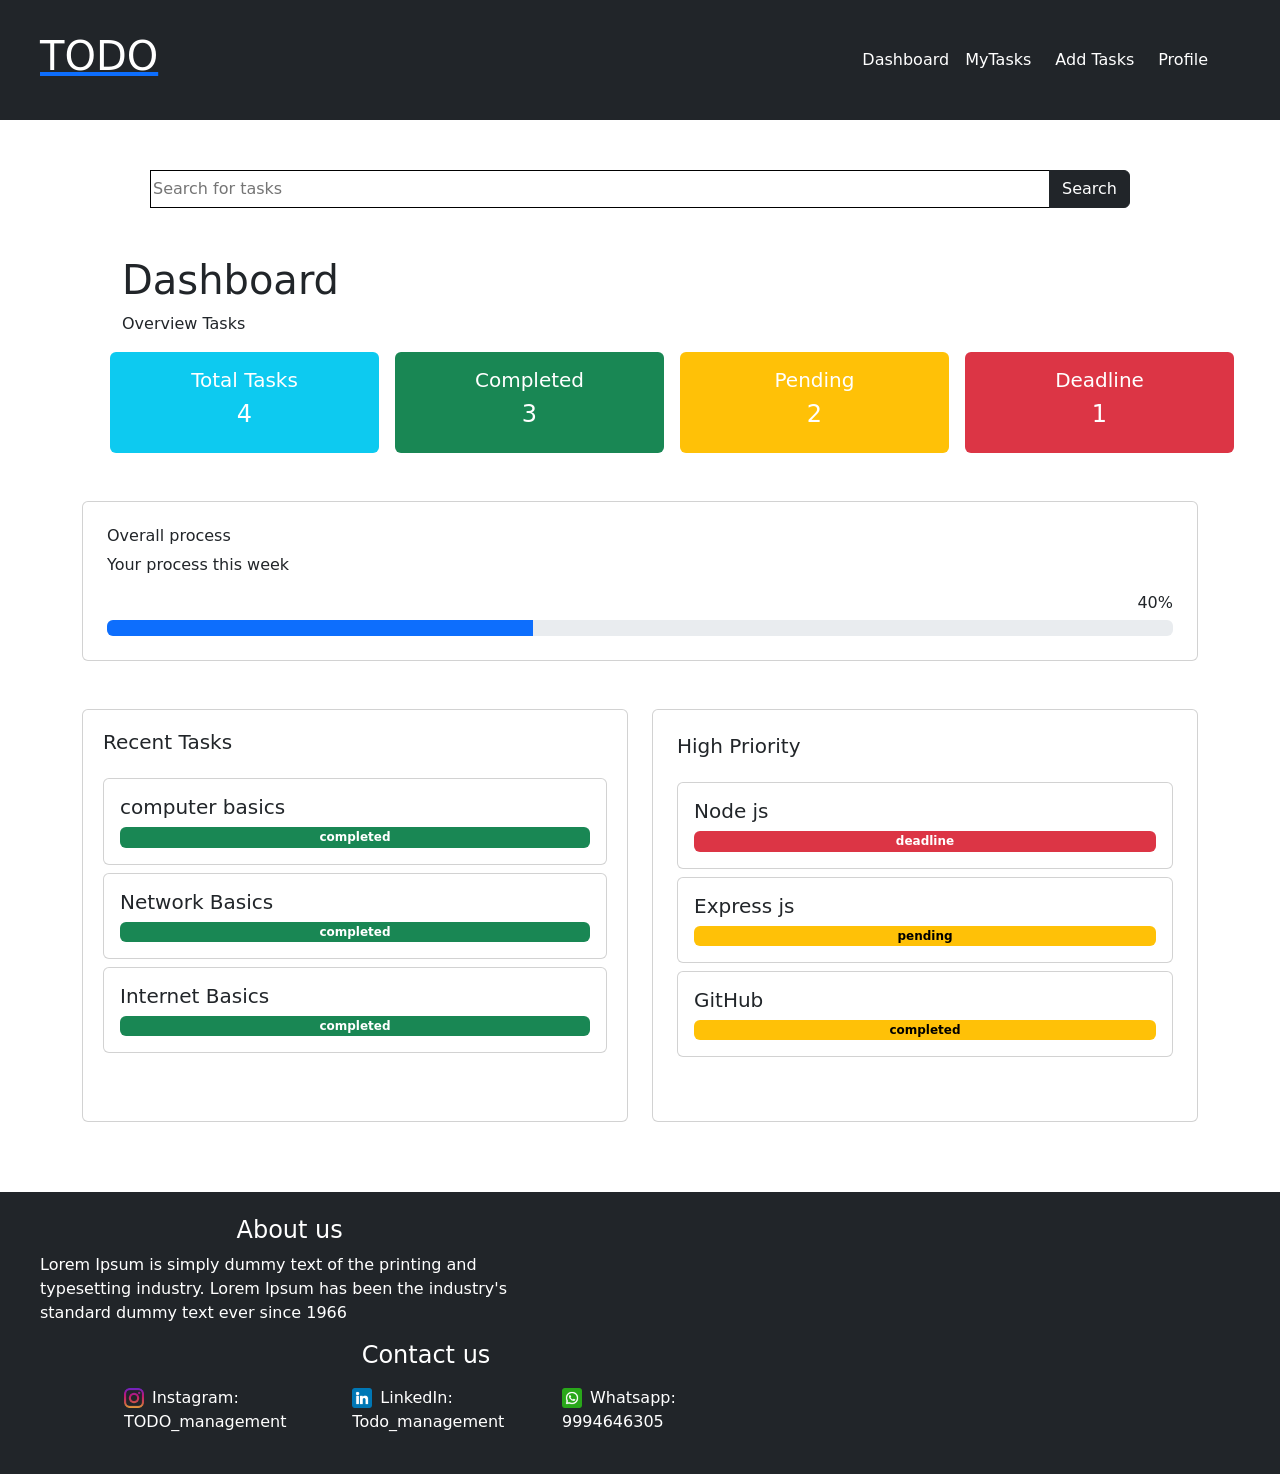
<file: index.html>
<!doctype html>
<html>
  <head>
    <title>Home</title>
    <link
      href="https://cdn.jsdelivr.net/npm/bootstrap@5.3.8/dist/css/bootstrap.min.css"
      rel="stylesheet"
      integrity="sha384-sRIl4kxILFvY47J16cr9ZwB07vP4J8+LH7qKQnuqkuIAvNWLzeN8tE5YBujZqJLB"
      crossorigin="anonymous"
    />
    <link rel="stylesheet" href="style.css" />
  </head>
  <body>
    <div class="navbar bg-dark text-white">
      <div class="container-fluid p-4">
        <a class="nav-brand" href="#"
          ><h1 class="text-white text-decoration-none ps-3">TODO</h1></a
        >
        <ul class="navbar-nav d-flex flex-row pe-4">
          <li class="nav-item me-3">
            <a
              class="nav-link text-decoration-none text-white"
              href="index.html"
              >Dashboard</a
            >
          </li>
          <li class="nav-item me-4">
            <a
              class="nav-link text-decoration-none text-white"
              href="tasks.html"
              >MyTasks</a
            >
          </li>
          <li class="nav-item me-4">
            <a
              class="nav-link text-decoration-none text-white"
              href="add_task.html"
              >Add Tasks</a
            >
          </li>
          <li class="nav-item me-4">
            <a
              class="nav-link text-decoration-none text-white"
              href="profile.html"
              >Profile</a
            >
          </li>
        </ul>
      </div>
    </div>

    <div class="container">
      <form>
        <div class="input-group" id="search-container">
          <input type="search" placeholder="Search for tasks" id="search" />
          <button class="btn btn-dark">Search</button>
        </div>
      </form>
    </div>

    <!---main-content-->
    <div class="container mt-5" style="margin-left: 110px">
      <h1>Dashboard</h1>
      <p>Overview Tasks</p>

      <div class="row mt-3">
        <div class="col bg-info text-white me-3 p-3 rounded" class="box1">
          <h5 class="text-center">Total Tasks</h5>
          <h4 class="text-center">4</h4>
        </div>
        <div class="col bg-success text-white me-3 p-3 rounded" class="box">
          <h5 class="text-center">Completed</h5>
          <h4 class="text-center">3</h4>
        </div>
        <div class="col bg-warning text-white me-3 p-3 rounded" class="box">
          <h5 class="text-center">Pending</h5>
          <h4 class="text-center">2</h4>
        </div>
        <div class="col bg-danger text-white me-3 p-3 rounded" class="box">
          <h5 class="text-center">Deadline</h5>
          <h4 class="text-center">1</h4>
        </div>
      </div>
    </div>

    <!---overall process-->

    <div class="container mt-5">
      <div class="card p-4">
        <h6>Overall process</h6>
        <p>Your process this week</p>
        <h6 class="text-end">40%</h6>
        <div class="progress">
          <div class="progress-bar bg-primary" style="width: 40%"></div>
        </div>
      </div>
    </div>

    <!---recent and high priority task-->

    <div
      class="container mt-5"
      id="tasks-container"
      style="padding-bottom: 70px"
    >
      <div class="row">
        <div class="col">
          <div class="card" style="padding: 20px">
            <h5>Recent Tasks</h5>
            <div class="card p-3 mt-3">
              <h5>computer basics</h5>
              <span class="badge text-bg-success">completed</span>
            </div>

            <div class="card p-3 mt-2">
              <h5>Network Basics</h5>
              <span class="badge text-bg-success">completed</span>
            </div>

            <div class="card p-3 mt-2 mb-5">
              <h5>Internet Basics</h5>
              <span class="badge text-bg-success">completed</span>
            </div>
          </div>
        </div>

        <!---high-priority-task-->
        <div class="col">
          <div class="card p-4">
            <h5>High Priority</h5>
            <div class="card p-3 mt-3">
              <h5>Node js</h5>
              <span class="badge text-bg-danger">deadline</span>
            </div>

            <div class="card p-3 mt-2">
              <h5>Express js</h5>
              <span class="badge text-bg-warning">pending</span>
            </div>

            <div class="card p-3 mt-2" style="margin-bottom: 40px">
              <h5>GitHub</h5>
              <span class="badge text-bg-warning">completed</span>
            </div>
          </div>
        </div>
      </div>
    </div>

    <!---footer-->
    <footer class="bg-dark h-75 p-4">
      <div class="row">
        <div class="col-5 ms-3">
          <h4 class="text-white text-center">About us</h4>
          <p class="text-white">
            Lorem Ipsum is simply dummy text of the printing and typesetting
            industry. Lorem Ipsum has been the industry's standard dummy text
            ever since 1966
        </div>
        <div class="col-6" style="margin-left:100px">
          <h4 class="text-white text-center mb-3">Contact us</h4>
          <div class="text-white d-flex flex-row" id="footer-logo">
          
          <p><img src="instagram.png" class="me-2" style="height:20px;width:20px">Instagram: TODO_management</p>
          <p class="ms-3"><img src="linkedin.png" class="me-2" style="height:20px;width:20px">LinkedIn: Todo_management</p>
          <p class="ms-3"><img src="whatsapp.png" class="me-2" style="height:20px;width:20px">Whatsapp: 9994646305</p>
          
          </div>
        </div>
      </div>
    </footer>

    <script
      src="https://cdn.jsdelivr.net/npm/bootstrap@5.3.8/dist/js/bootstrap.bundle.min.js"
      integrity="sha384-FKyoEForCGlyvwx9Hj09JcYn3nv7wiPVlz7YYwJrWVcXK/BmnVDxM+D2scQbITxI"
      crossorigin="anonymous"
    ></script>
  </body>
</html>
</file>
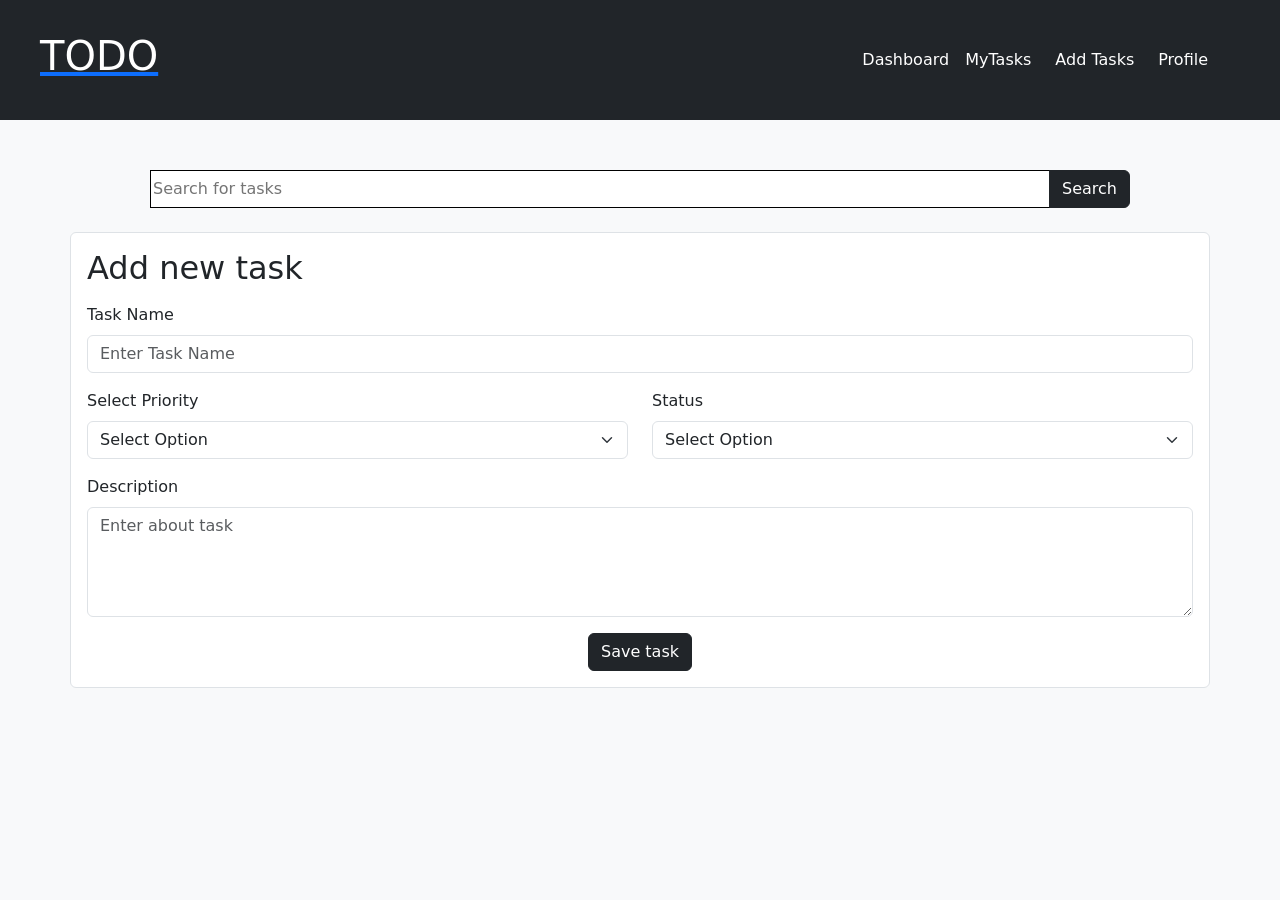
<file: add_task.html>
<!doctype html>
<html>
  <head>
    <title>Add task</title>
    <link
      href="https://cdn.jsdelivr.net/npm/bootstrap@5.3.8/dist/css/bootstrap.min.css"
      rel="stylesheet"
      integrity="sha384-sRIl4kxILFvY47J16cr9ZwB07vP4J8+LH7qKQnuqkuIAvNWLzeN8tE5YBujZqJLB"
      crossorigin="anonymous"
    />
    <link rel="stylesheet" href="style.css" />
  </head>
  <body class="bg-light">
    <div class="navbar bg-dark text-white">
      <div class="container-fluid p-4">
        <a class="nav-brand" href="#"
          ><h1 class="text-white text-decoration-none ps-3">TODO</h1></a
        >
        <ul class="navbar-nav d-flex flex-row pe-4">
          <li class="nav-item me-3">
            <a
              class="nav-link text-decoration-none text-white"
              href="index.html"
              >Dashboard</a
            >
          </li>
          <li class="nav-item me-4">
            <a
              class="nav-link text-decoration-none text-white"
              href="tasks.html"
              >MyTasks</a
            >
          </li>
          <li class="nav-item me-4">
            <a
              class="nav-link text-decoration-none text-white"
              href="add_task.html"
              >Add Tasks</a
            >
          </li>
          <li class="nav-item me-4">
            <a
              class="nav-link text-decoration-none text-white"
              href="profile.html"
              >Profile</a
            >
          </li>
        </ul>
      </div>
    </div>

    <div class="container">
      <form>
        <div class="input-group" id="search-container">
          <input type="search" placeholder="Search for tasks" id="search" />
          <button class="btn btn-dark">Search</button>
        </div>
      </form>
    </div>

    <!--new task-->
    <div class="container mt-4 border p-3 rounded bg-white">
      <h2>Add new task</h2>
      <form class="mt-3" action="/" method="POST">
        <div class="row">
          <div class="col-12">
            <label for="task-name" class="form-label">Task Name</label>
            <input
              type="text"
              placeholder="Enter Task Name"
              class="form-control"
              id="task-name"
            />
          </div>
          <div class="col-6">
            <label for="priority" class="form-label mt-3"
              >Select Priority</label
            >

            <select class="form-select">
              <option>Select Option</option>
              <option class="bg-info">Low</option>
              <option class="bg-warning">Medium</option>
              <option class="bg-danger">High</option>
            </select>
          </div>
          <div class="col-6">
            <label for="priority" class="form-label mt-3">Status</label>

            <select class="form-select">
              <option>Select Option</option>
              <option class="bg-info">Deadliine</option>
              <option class="bg-warning">Pending</option>
              <option class="bg-danger">Danger</option>
            </select>
          </div>
        </div>
        <div class="row">
          <div class="col-12">
            <label class="form-label mt-3">Description</label>
            <textarea
              class="form-control"
              rows="4"
              placeholder="Enter about task"
            ></textarea>
          </div>
        </div>
        <div class="container d-flex justify-content-center mt-3">
          <button class="btn btn-dark">Save task</button>
        </div>
      </form>
    </div>
    <script
      src="https://cdn.jsdelivr.net/npm/bootstrap@5.3.8/dist/js/bootstrap.bundle.min.js"
      integrity="sha384-FKyoEForCGlyvwx9Hj09JcYn3nv7wiPVlz7YYwJrWVcXK/BmnVDxM+D2scQbITxI"
      crossorigin="anonymous"
    ></script>
  </body>
</html>
</file>
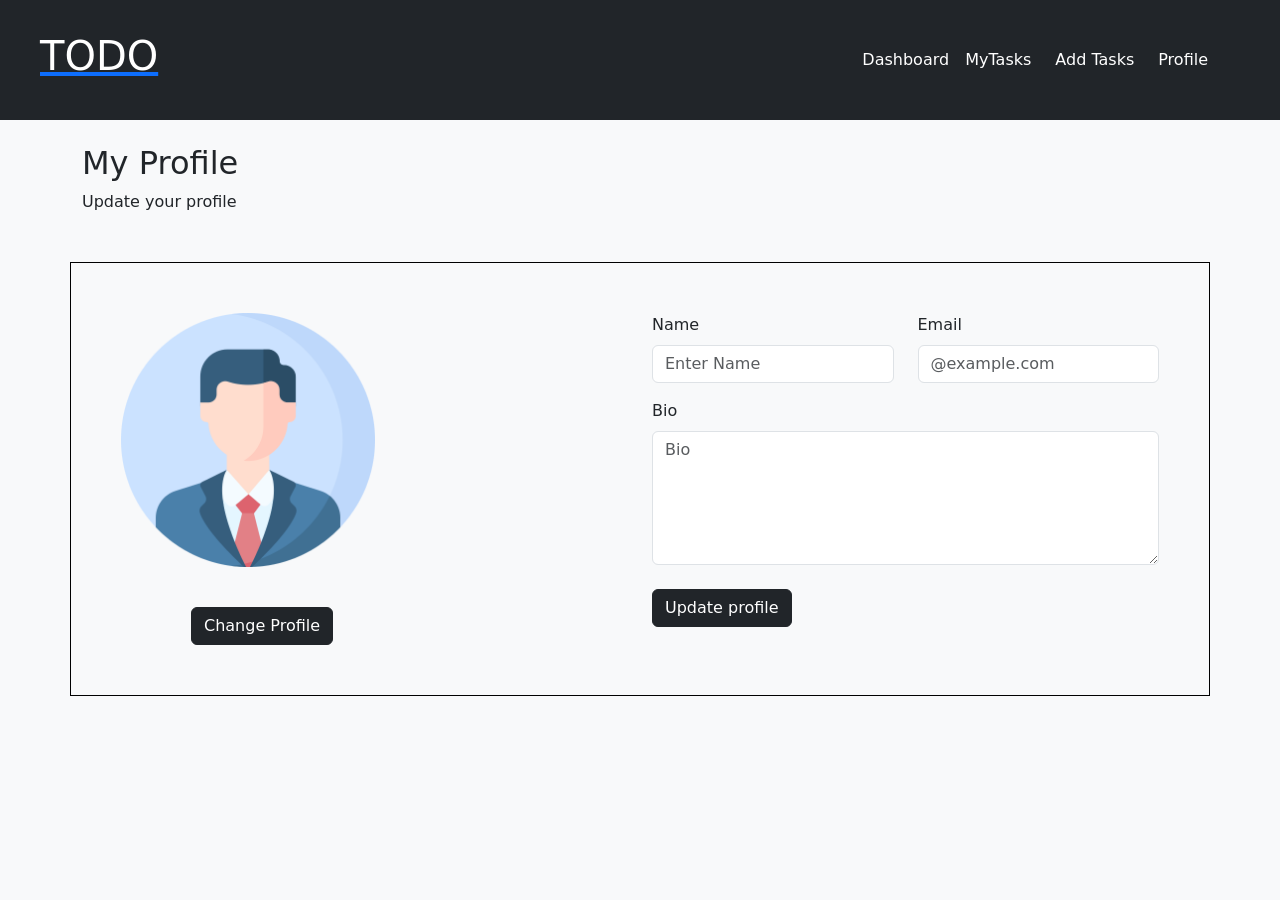
<file: profile.html>
<!doctype html>
<html>
  <head>
    <title>Profile</title>
    <link
      href="https://cdn.jsdelivr.net/npm/bootstrap@5.3.8/dist/css/bootstrap.min.css"
      rel="stylesheet"
      integrity="sha384-sRIl4kxILFvY47J16cr9ZwB07vP4J8+LH7qKQnuqkuIAvNWLzeN8tE5YBujZqJLB"
      crossorigin="anonymous"
    />
    <link rel="stylesheet" href="style.css" />
  </head>
  <body class="bg-light">
    <div class="navbar bg-dark text-white">
      <div class="container-fluid p-4">
        <a class="nav-brand" href="#"
          ><h1 class="text-white text-decoration-none ps-3">TODO</h1></a
        >
        <ul class="navbar-nav d-flex flex-row pe-4">
          <li class="nav-item me-3">
            <a
              class="nav-link text-decoration-none text-white"
              href="index.html"
              >Dashboard</a
            >
          </li>
          <li class="nav-item me-4">
            <a
              class="nav-link text-decoration-none text-white"
              href="tasks.html"
              >MyTasks</a
            >
          </li>
          <li class="nav-item me-4">
            <a
              class="nav-link text-decoration-none text-white"
              href="add_task.html"
              >Add Tasks</a
            >
          </li>
          <li class="nav-item me-4">
            <a
              class="nav-link text-decoration-none text-white"
              href="profile.html"
              >Profile</a
            >
          </li>
        </ul>
      </div>
    </div>

    <!--profile-content-->
    <div class="container mt-4">
      <h2>My Profile</h2>
      <p>Update your profile</p>
    </div>

    <!---container-->
    <div
      class="container mt-5"
      style="border: solid 1px black; padding: 50px; margin-bottom: 100px"
    >
      <div class="row">
        <div class="col">
          <div class="d-flex flex-column align-items-start gap-3">
            <img src="profile.png" class="h-100 w-50" />
            <input type="file" id="profile" class="d-none" accept="image/*" />

            <label
              for="profile"
              class="btn btn-dark mt-4"
              style="margin-left: 70px"
              >Change Profile</label
            >
          </div>
        </div>
        <div class="col">
          <form>
            <div class="row">
              <div class="col-6">
                <label class="form-label" for="name">Name</label>
                <input
                  type="text"
                  class="form-control"
                  id="name"
                  placeholder="Enter Name"
                />
              </div>
              <div class="col-6">
                <label class="form-label" for="email">Email</label>
                <input type="email" id="email" placeholder="@example.com" class="form-control">
              </div>
            </div>
            <div class="row-col-md-12 mt-3">
                <label class="form-label">Bio</label>
                <textarea rows="5" placeholder="Bio" class="form-control"></textarea>
            </div>
            <button class="btn btn-dark mt-4 ">Update profile</button>
          </form>
        </div>
      </div>
    </div>

    <script
      src="https://cdn.jsdelivr.net/npm/bootstrap@5.3.8/dist/js/bootstrap.bundle.min.js"
      integrity="sha384-FKyoEForCGlyvwx9Hj09JcYn3nv7wiPVlz7YYwJrWVcXK/BmnVDxM+D2scQbITxI"
      crossorigin="anonymous"
    ></script>
  </body>
</html>
</file>
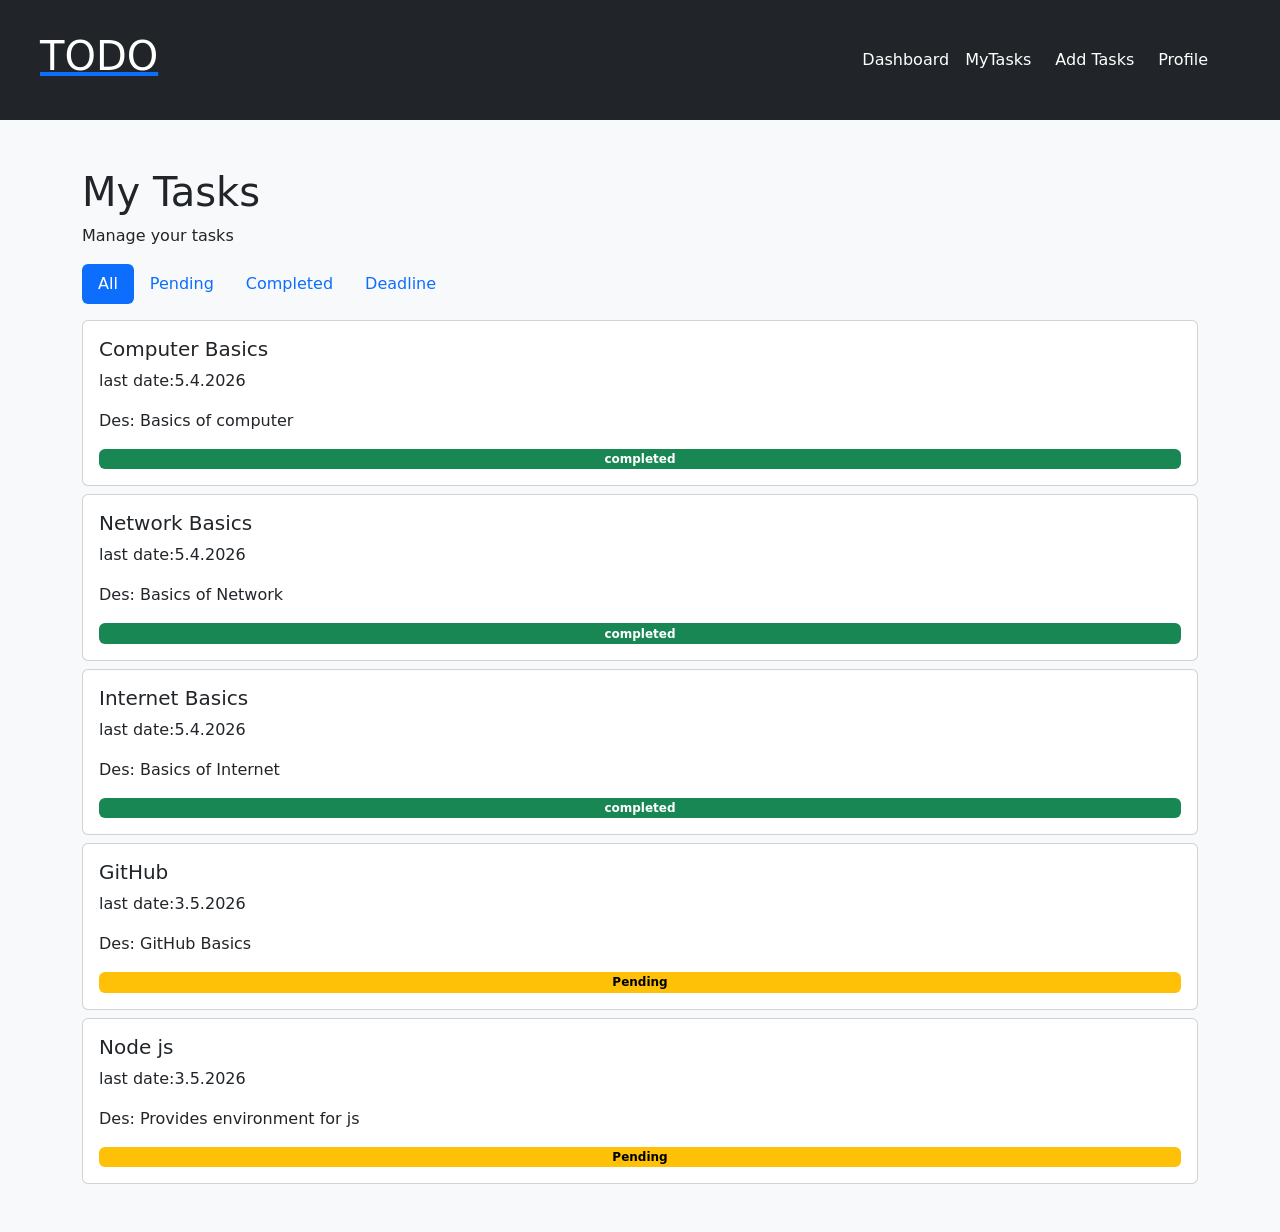
<file: tasks.html>
<!doctype html>
<html>
  <head>
    <title>my tasks</title>
    <link
      href="https://cdn.jsdelivr.net/npm/bootstrap@5.3.8/dist/css/bootstrap.min.css"
      rel="stylesheet"
      integrity="sha384-sRIl4kxILFvY47J16cr9ZwB07vP4J8+LH7qKQnuqkuIAvNWLzeN8tE5YBujZqJLB"
      crossorigin="anonymous"
    />
    <link rel="stylesheet" href="style.css">
  </head>
  <body class="bg-light">
    <!--main-nav-->
    <div class="navbar bg-dark text-white">
      <div class="container-fluid p-4">
        <a class="nav-brand" href="index.html"
          ><h1 class="text-white text-decoration-none ps-3">TODO</h1></a
        >
        <ul class="navbar-nav d-flex flex-row pe-4">
          <li class="nav-item me-3">
            <a
              class="nav-link text-decoration-none text-white"
              href="index.html"
              >Dashboard</a
            >
          </li>
          <li class="nav-item me-4">
            <a
              class="nav-link text-decoration-none text-white"
              href="tasks.html"
              >MyTasks</a
            >
          </li>
          <li class="nav-item me-4">
            <a
              class="nav-link text-decoration-none text-white"
              href="add_task.html"
              >Add Tasks</a
            >
          </li>
          <li class="nav-item me-4">
            <a
              class="nav-link text-decoration-none text-white"
              href="profile.html"
              >Profile</a
            >
          </li>
        </ul>
      </div>
    </div>

     <!--2nd-navbar-->

    <div class="container mt-5">
      <h1>My Tasks</h1>
      <p>Manage your tasks</p>
     
      <ul class="nav nav-pills" role="tablist">
        <li class="nav-item">
          <button
            class="nav-link active"
            data-bs-toggle="pill"
            data-bs-target="#all"
          >
            All
          </button>
        </li>
        <li class="nav-item">
          <button
            class="nav-link"
            data-bs-toggle="pill"
            data-bs-target="#pending"
          >
            Pending
          </button>
        </li>
        <li class="nav-item">
          <button
            class="nav-link"
            data-bs-toggle="pill"
            data-bs-target="#completed"
          >
            Completed
          </button>
        </li>
        <li class="nav-item">
          <button
            class="nav-link"
            data-bs-toggle="pill"
            data-bs-target="#deadline"
          >
            Deadline
          </button>
        </li>
      </ul>

      <!--tableContent-->
      <div class="tab-content mt-3">
        <div class="tab-pane fade show active" id="all">
          <div class="card p-3">
            <h5>Computer Basics</h5>
            <p>last date:5.4.2026</p>
            <p>Des: Basics of computer</p>
            <span class="badge text-bg-success w-100">completed</span>
          </div>
          <div class="card p-3 mt-2 ">
            <h5>Network Basics</h5>
            <p>last date:5.4.2026</p>
            <p>Des: Basics of Network</p>
            <span class="badge text-bg-success w-100">completed</span>
          </div>
          <div class="card p-3 mt-2">
            <h5>Internet Basics</h5>
            <p>last date:5.4.2026</p>
            <p>Des: Basics of Internet</p>
            <span class="badge text-bg-success w-100">completed</span>
          </div>
          <div class="card p-3 mt-2">
            <h5>GitHub</h5>
            <p>last date:3.5.2026</p>
            <p>Des: GitHub Basics</p>
            <span class="badge text-bg-warning">Pending</span>
          </div>
          <div class="card p-3 mt-2 mb-5">
            <h5>Node js</h5>
            <p>last date:3.5.2026</p>
            <p>Des: Provides environment for js</p>
            <span class="badge text-bg-warning">Pending</span>
          </div>
        </div>
        <!--pending-->
        <div class="tab-pane fade" id="pending">
          <div class="card p-3">
            <h5>GitHub</h5>
            <p>last date:3.5.2026</p>
             <p>Des: GitHub Basics</p>
            <span class="badge text-bg-warning">Pending</span>
          </div>
          <div class="card p-3">
            <h5>Node js</h5>
            <p>last date:3.5.2026</p>
            <p>Des: Provides environment for js</p>
            <span class="badge text-bg-warning">Pending</span>
          </div>
        </div>
        <!--completed-->
        <div class="tab-pane fade" id="completed">
          <div class="card p-3">
            <h5>Computer Basics</h5>
            <p>last date:5.4.2026</p>
             <p>Des: Basics of computer</p>
            <span class="badge text-bg-success w-100">completed</span>
          </div>
          <div class="card p-3">
            <h5>Network Basics</h5>
            <p>last date:5.4.2026</p>
             <p>Des: Basics of Network</p>
            <span class="badge text-bg-success w-100">completed</span>
          </div>
          <div class="card p-3">
            <h5>Internet Basics</h5>
            <p>last date:5.4.2026</p>
             <p>Des: Basics of Internet</p>
            <span class="badge text-bg-success w-100">completed</span>
          </div>
        </div>
        <!--deadline-->
        <div class="tab-pane fade" id="deadline">
          <div class="card p-3">
            <h5>Node js</h5>
            <p>last date:3.5.2026</p>
             <p>Des: Provides environment for js</p>
            <span class="badge text-bg-danger">Deadlline</span>
          </div>
        </div>
      </div>
    </div>
    <script
      src="https://cdn.jsdelivr.net/npm/bootstrap@5.3.8/dist/js/bootstrap.bundle.min.js"
      integrity="sha384-FKyoEForCGlyvwx9Hj09JcYn3nv7wiPVlz7YYwJrWVcXK/BmnVDxM+D2scQbITxI"
      crossorigin="anonymous"
    ></script>
  </body>
</html>
</file>
<file: style.css>
#search {
  width: 900px;
  border: solid 1px black;
}
#search-container {
  display: flex;
  flex-direction: row;
  justify-content:center;
  margin-top:50px;
}
.footer-logo img{
    height:50px;
    width:50px;
}
</file>
